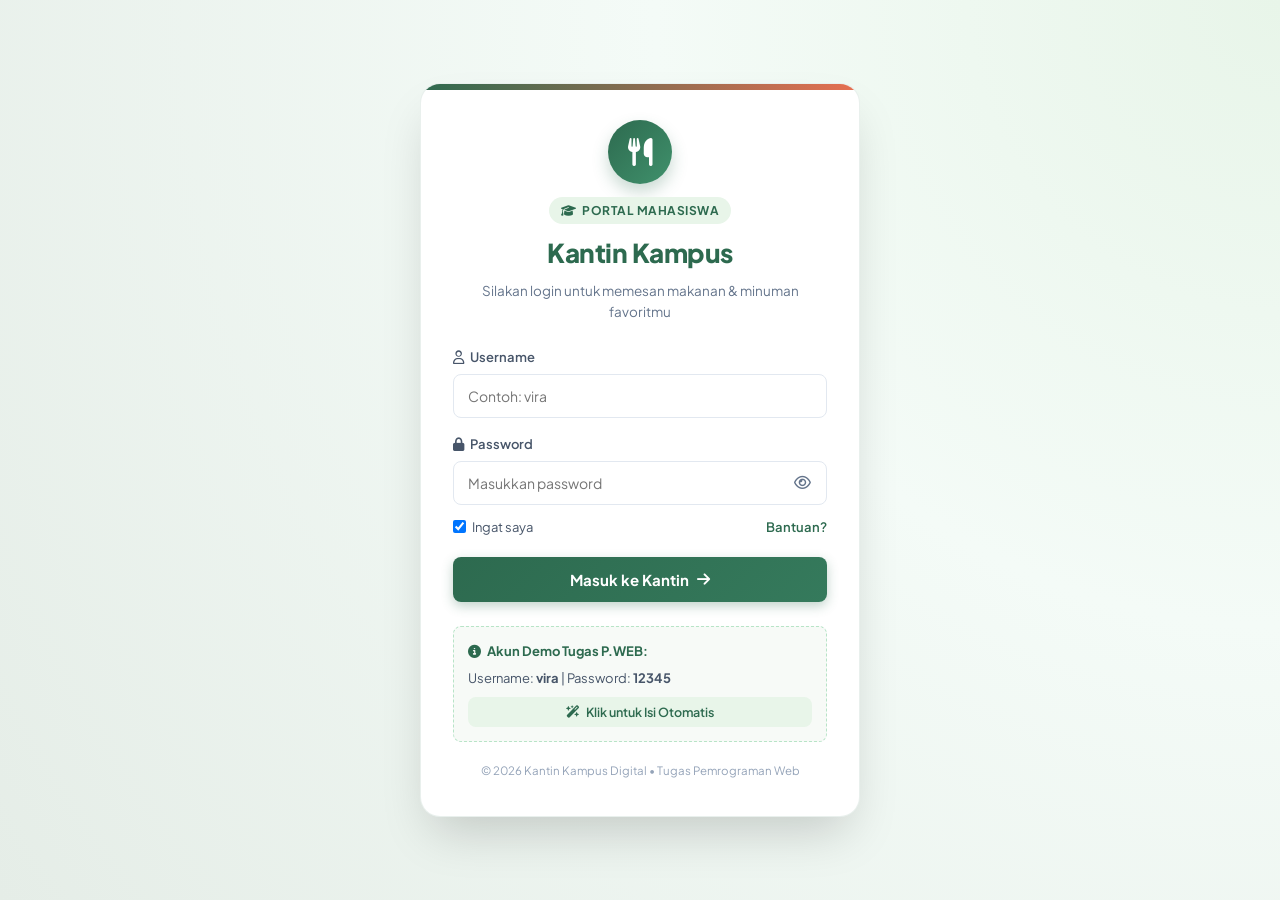
<file: index.html>
<!DOCTYPE html>
<html lang="id">
<head>
    <meta charset="UTF-8">
    <meta name="viewport" content="width=device-width, initial-scale=1.0">
    <title>Login - Kantin Kampus</title>
    <!-- Google Fonts -->
    <link rel="preconnect" href="https://fonts.googleapis.com">
    <link rel="preconnect" href="https://fonts.gstatic.com" crossorigin>
    <link href="https://fonts.googleapis.com/css2?family=Plus+Jakarta+Sans:wght@400;500;600;700;800&display=swap" rel="stylesheet">
    <!-- Font Awesome Icons -->
    <link rel="stylesheet" href="https://cdnjs.cloudflare.com/ajax/libs/font-awesome/6.5.1/css/all.min.css">
    <!-- CSS Stylesheet -->
    <link rel="stylesheet" href="style.css">
</head>

<body class="login-page">

    <div class="login-wrapper">
        <div class="login-card">
            
            <!-- Brand & Icon Header -->
            <div class="brand-header">
                <div class="brand-logo-circle">
                    <i class="fa-solid fa-utensils"></i>
                </div>
                <span class="campus-badge"><i class="fa-solid fa-graduation-cap"></i> Portal Mahasiswa</span>
                <h1>Kantin Kampus</h1>
                <p class="subtitle">Silakan login untuk memesan makanan & minuman favoritmu</p>
            </div>

            <!-- Pesan Notifikasi Alert (Dikelola via JS) -->
            <div id="loginAlert" class="alert-box" style="display: none;"></div>

            <!-- Form Login -->
            <form id="loginForm" class="auth-form" novalidate>
                
                <div class="form-group">
                    <label for="username">
                        <i class="fa-regular fa-user"></i> Username
                    </label>
                    <div class="input-wrapper">
                        <input 
                            type="text" 
                            id="username" 
                            name="username"
                            placeholder="Contoh: vira" 
                            autocomplete="username"
                            required>
                    </div>
                </div>

                <div class="form-group">
                    <label for="password">
                        <i class="fa-solid fa-lock"></i> Password
                    </label>
                    <div class="input-wrapper">
                        <input 
                            type="password" 
                            id="password" 
                            name="password"
                            placeholder="Masukkan password" 
                            autocomplete="current-password"
                            required>
                        <button type="button" id="togglePassword" class="btn-toggle-pwd" title="Lihat/Sembunyikan password" aria-label="Toggle password">
                            <i class="fa-regular fa-eye" id="eyeIcon"></i>
                        </button>
                    </div>
                </div>

                <div class="form-options">
                    <label class="remember-me">
                        <input type="checkbox" id="rememberMe" checked>
                        <span>Ingat saya</span>
                    </label>
                    <a href="javascript:void(0)" class="forgot-link" id="btnHelp">Bantuan?</a>
                </div>

                <button type="submit" class="btn-submit" id="btnLogin">
                    <span>Masuk ke Kantin</span>
                    <i class="fa-solid fa-arrow-right"></i>
                </button>

            </form>

            <!-- Quick Demo Credentials Box -->
            <div class="demo-card">
                <div class="demo-header">
                    <i class="fa-solid fa-circle-info"></i>
                    <span>Akun Demo Tugas P.WEB:</span>
                </div>
                <div class="demo-body">
                    <p>Username: <strong>vira</strong> | Password: <strong>12345</strong></p>
                    <button type="button" class="btn-quick-fill" id="btnQuickFill">
                        <i class="fa-solid fa-wand-magic-sparkles"></i> Klik untuk Isi Otomatis
                    </button>
                </div>
            </div>

            <!-- Footer Hak Cipta -->
            <footer class="login-footer">
                <p>&copy; 2026 Kantin Kampus Digital • Tugas Pemrograman Web</p>
            </footer>

        </div>
    </div>

    <!-- Script JS -->
    <script src="script.js"></script>

</body>
</html>
</file>
<file: style.css>
/* ==========================================================================
   KANTIN KAMPUS - MODERN STYLESHEET
   Mata Kuliah: Pemrograman Web (Semester 5)
   ========================================================================== */

/* 1. VARIABEL WARNA & TEMA GLOBAL */
:root {
    --primary: #2d6a4f;
    --primary-hover: #1b4332;
    --primary-light: #e8f5e9;
    --primary-border: #b7e4c7;
    
    --accent: #e76f51;
    --accent-hover: #d05335;
    --accent-light: #fef0ec;

    --warning: #f4a261;
    --warning-bg: #fff8f0;
    --success: #2a9d8f;
    --danger: #e63946;

    --bg-page: #f8faf9;
    --bg-card: #ffffff;
    --bg-surface: #f1f5f2;

    --text-primary: #1e293b;
    --text-secondary: #475569;
    --text-muted: #64748b;
    --text-light: #94a3b8;

    --border-color: #e2e8f0;
    --border-card: #eaf0eb;

    --radius-sm: 8px;
    --radius-md: 14px;
    --radius-lg: 20px;
    --radius-pill: 9999px;

    --shadow-xs: 0 1px 3px rgba(0, 0, 0, 0.05);
    --shadow-sm: 0 4px 6px -1px rgba(0, 0, 0, 0.05), 0 2px 4px -1px rgba(0, 0, 0, 0.03);
    --shadow-md: 0 10px 15px -3px rgba(0, 0, 0, 0.07), 0 4px 6px -2px rgba(0, 0, 0, 0.03);
    --shadow-lg: 0 20px 25px -5px rgba(0, 0, 0, 0.08), 0 10px 10px -5px rgba(0, 0, 0, 0.04);
    --shadow-xl: 0 25px 50px -12px rgba(0, 0, 0, 0.18);

    --transition: all 0.25s cubic-bezier(0.4, 0, 0.2, 1);
}

/* 2. RESET & DASAR */
* {
    margin: 0;
    padding: 0;
    box-sizing: border-box;
    font-family: 'Plus Jakarta Sans', system-ui, -apple-system, sans-serif;
}

body {
    background-color: var(--bg-page);
    color: var(--text-primary);
    line-height: 1.6;
    -webkit-font-smoothing: antialiased;
}

img {
    max-width: 100%;
    display: block;
}

button, input, select, textarea {
    font-family: inherit;
}

button {
    cursor: pointer;
    border: none;
    outline: none;
    transition: var(--transition);
}

a {
    color: var(--primary);
    text-decoration: none;
    transition: var(--transition);
}

/* ==========================================================================
   3. HALAMAN LOGIN (index.html)
   ========================================================================== */
.login-page {
    background: radial-gradient(circle at top right, #e8f5e9 0%, #f4fbf7 40%, #e5ede7 100%);
    min-height: 100vh;
    display: flex;
    justify-content: center;
    align-items: center;
    padding: 24px 16px;
}

.login-wrapper {
    width: 100%;
    max-width: 440px;
    margin: 0 auto;
}

.login-card {
    background: var(--bg-card);
    border-radius: var(--radius-lg);
    padding: 36px 32px;
    box-shadow: var(--shadow-xl);
    border: 1px solid rgba(45, 106, 79, 0.1);
    position: relative;
    overflow: hidden;
}

.login-card::before {
    content: '';
    position: absolute;
    top: 0;
    left: 0;
    right: 0;
    height: 6px;
    background: linear-gradient(90deg, var(--primary) 0%, var(--accent) 100%);
}

.brand-header {
    text-align: center;
    margin-bottom: 24px;
}

.brand-logo-circle {
    width: 64px;
    height: 64px;
    background: linear-gradient(135deg, var(--primary) 0%, #40916c 100%);
    color: white;
    font-size: 28px;
    border-radius: 50%;
    display: flex;
    align-items: center;
    justify-content: center;
    margin: 0 auto 12px;
    box-shadow: 0 8px 16px rgba(45, 106, 79, 0.25);
}

.campus-badge {
    display: inline-flex;
    align-items: center;
    gap: 6px;
    background: var(--primary-light);
    color: var(--primary);
    font-size: 12px;
    font-weight: 700;
    padding: 4px 12px;
    border-radius: var(--radius-pill);
    margin-bottom: 8px;
    text-transform: uppercase;
    letter-spacing: 0.5px;
}

.brand-header h1 {
    font-size: 26px;
    font-weight: 800;
    color: var(--primary);
    letter-spacing: -0.5px;
    margin-bottom: 6px;
}

.brand-header .subtitle {
    font-size: 13.5px;
    color: var(--text-muted);
}

/* Alert Box */
.alert-box {
    padding: 12px 14px;
    border-radius: var(--radius-sm);
    font-size: 13.5px;
    margin-bottom: 20px;
    display: flex;
    align-items: center;
    gap: 10px;
    animation: fadeIn 0.3s ease;
}

.alert-error {
    background-color: #fee2e2;
    border: 1px solid #fca5a5;
    color: #991b1b;
}

.alert-success {
    background-color: #dcfce7;
    border: 1px solid #86efac;
    color: #166534;
}

.shake-animation {
    animation: shake 0.4s ease-in-out;
}

@keyframes shake {
    0%, 100% { transform: translateX(0); }
    20%, 60% { transform: translateX(-6px); }
    40%, 80% { transform: translateX(6px); }
}

@keyframes fadeIn {
    from { opacity: 0; transform: translateY(-4px); }
    to { opacity: 1; transform: translateY(0); }
}

/* Form Styling */
.auth-form {
    display: flex;
    flex-direction: column;
    gap: 16px;
}

.form-group {
    display: flex;
    flex-direction: column;
    gap: 6px;
}

.form-group label {
    font-size: 13px;
    font-weight: 600;
    color: var(--text-secondary);
    display: flex;
    align-items: center;
    gap: 6px;
}

.input-wrapper {
    position: relative;
    display: flex;
    align-items: center;
}

.input-wrapper input {
    width: 100%;
    padding: 12px 14px;
    font-size: 14px;
    border: 1.5px solid var(--border-color);
    border-radius: var(--radius-sm);
    background-color: #ffffff;
    color: var(--text-primary);
    transition: var(--transition);
}

.input-wrapper input:focus {
    outline: none;
    border-color: var(--primary);
    box-shadow: 0 0 0 3px rgba(45, 106, 79, 0.15);
}

.btn-toggle-pwd {
    position: absolute;
    right: 12px;
    background: transparent;
    color: var(--text-muted);
    font-size: 15px;
    padding: 4px;
    display: flex;
    align-items: center;
    justify-content: center;
}

.btn-toggle-pwd:hover {
    color: var(--primary);
}

.form-options {
    display: flex;
    justify-content: space-between;
    align-items: center;
    font-size: 13px;
    margin-top: -4px;
}

.remember-me {
    display: flex;
    align-items: center;
    gap: 6px;
    color: var(--text-secondary);
    cursor: pointer;
}

.forgot-link {
    font-weight: 600;
    color: var(--primary);
}

.forgot-link:hover {
    text-decoration: underline;
}

/* Tombol Submit */
.btn-submit {
    background: linear-gradient(135deg, var(--primary) 0%, #357a5c 100%);
    color: white;
    font-weight: 700;
    font-size: 15px;
    padding: 13px 20px;
    border-radius: var(--radius-sm);
    display: flex;
    align-items: center;
    justify-content: center;
    gap: 8px;
    box-shadow: 0 4px 12px rgba(45, 106, 79, 0.3);
    margin-top: 4px;
}

.btn-submit:hover {
    background: linear-gradient(135deg, var(--primary-hover) 0%, #2d6a4f 100%);
    transform: translateY(-1px);
    box-shadow: 0 6px 16px rgba(45, 106, 79, 0.4);
}

.btn-submit:disabled {
    opacity: 0.7;
    cursor: not-allowed;
    transform: none;
}

/* Demo Card Box */
.demo-card {
    margin-top: 24px;
    background-color: #f7faf7;
    border: 1px dashed var(--primary-border);
    border-radius: var(--radius-sm);
    padding: 14px;
    font-size: 13px;
}

.demo-header {
    display: flex;
    align-items: center;
    gap: 6px;
    color: var(--primary);
    font-weight: 700;
    margin-bottom: 6px;
}

.demo-body p {
    color: var(--text-secondary);
    margin-bottom: 8px;
}

.btn-quick-fill {
    width: 100%;
    background-color: var(--primary-light);
    color: var(--primary);
    font-weight: 600;
    font-size: 12.5px;
    padding: 7px 12px;
    border-radius: var(--radius-sm);
    display: flex;
    align-items: center;
    justify-content: center;
    gap: 6px;
}

.btn-quick-fill:hover {
    background-color: #d1ebd6;
    color: var(--primary-hover);
}

.login-footer {
    text-align: center;
    margin-top: 20px;
    font-size: 11.5px;
    color: var(--text-light);
}

/* ==========================================================================
   4. HALAMAN MENU (detail.html) - TOP NAVBAR
   ========================================================================== */
.app-body {
    background-color: var(--bg-page);
    min-height: 100vh;
    display: flex;
    flex-direction: column;
}

.top-navbar {
    position: sticky;
    top: 0;
    z-index: 1000;
    background: rgba(255, 255, 255, 0.95);
    backdrop-filter: blur(12px);
    border-bottom: 1px solid var(--border-color);
    box-shadow: var(--shadow-xs);
}

.nav-container {
    max-width: 1240px;
    margin: 0 auto;
    padding: 12px 20px;
    display: flex;
    justify-content: space-between;
    align-items: center;
    gap: 16px;
}

.nav-brand {
    display: flex;
    align-items: center;
    gap: 12px;
}

.brand-icon {
    width: 42px;
    height: 42px;
    background: linear-gradient(135deg, var(--primary) 0%, #40916c 100%);
    color: white;
    font-size: 20px;
    border-radius: var(--radius-md);
    display: flex;
    align-items: center;
    justify-content: center;
    box-shadow: 0 4px 10px rgba(45, 106, 79, 0.2);
}

.brand-text h1 {
    font-size: 19px;
    font-weight: 800;
    color: var(--primary);
    line-height: 1.2;
}

.brand-tagline {
    font-size: 11px;
    color: var(--text-muted);
    font-weight: 500;
    letter-spacing: 0.3px;
}

.nav-actions {
    display: flex;
    align-items: center;
    gap: 12px;
}

/* User Profile Badge */
.user-profile-badge {
    display: flex;
    align-items: center;
    gap: 8px;
    background-color: var(--bg-surface);
    padding: 6px 14px;
    border-radius: var(--radius-pill);
    border: 1px solid var(--border-color);
}

.user-avatar {
    font-size: 18px;
}

.user-info {
    display: flex;
    flex-direction: column;
    line-height: 1.1;
}

.user-greeting-label {
    font-size: 10px;
    color: var(--text-muted);
}

.user-name {
    font-size: 12.5px;
    font-weight: 700;
    color: var(--text-primary);
}

/* Tombol Keranjang */
.btn-cart {
    background-color: var(--primary-light);
    color: var(--primary);
    font-weight: 700;
    font-size: 13.5px;
    padding: 8px 16px;
    border-radius: var(--radius-pill);
    display: flex;
    align-items: center;
    gap: 8px;
    position: relative;
    border: 1.5px solid var(--primary-border);
}

.btn-cart:hover {
    background-color: #d4eed9;
    transform: translateY(-1px);
}

.cart-badge {
    background-color: var(--accent);
    color: white;
    font-size: 11px;
    font-weight: 800;
    min-width: 20px;
    height: 20px;
    padding: 0 6px;
    border-radius: var(--radius-pill);
    display: flex;
    align-items: center;
    justify-content: center;
}

.badge-pulse {
    animation: pulse 0.4s ease;
}

@keyframes pulse {
    0% { transform: scale(1); }
    50% { transform: scale(1.35); }
    100% { transform: scale(1); }
}

/* Tombol Logout */
.btn-logout {
    background-color: transparent;
    color: var(--text-muted);
    font-size: 13.5px;
    font-weight: 600;
    padding: 8px 12px;
    border-radius: var(--radius-pill);
    display: flex;
    align-items: center;
    gap: 6px;
}

.btn-logout:hover {
    background-color: #fee2e2;
    color: var(--danger);
}

/* ==========================================================================
   5. HERO BANNER
   ========================================================================== */
.hero-banner {
    background: linear-gradient(135deg, #1b4332 0%, #2d6a4f 55%, #40916c 100%);
    color: white;
    padding: 38px 20px 42px;
    position: relative;
    overflow: hidden;
}

.hero-banner::after {
    content: '';
    position: absolute;
    right: -60px;
    bottom: -60px;
    width: 240px;
    height: 240px;
    background: radial-gradient(circle, rgba(255,255,255,0.1) 0%, transparent 70%);
    border-radius: 50%;
}

.hero-content {
    max-width: 1240px;
    margin: 0 auto;
    display: flex;
    justify-content: space-between;
    align-items: center;
    gap: 32px;
    flex-wrap: wrap;
}

.hero-text {
    flex: 1;
    min-width: 300px;
}

.badge-pill {
    display: inline-flex;
    align-items: center;
    gap: 6px;
    background: rgba(255, 255, 255, 0.2);
    backdrop-filter: blur(8px);
    color: #ffdda1;
    font-size: 12px;
    font-weight: 700;
    padding: 4px 12px;
    border-radius: var(--radius-pill);
    margin-bottom: 12px;
}

.hero-text h2 {
    font-size: 32px;
    font-weight: 800;
    letter-spacing: -0.5px;
    line-height: 1.25;
    margin-bottom: 10px;
}

.hero-text p {
    font-size: 15px;
    color: #d8f3dc;
    max-width: 600px;
    margin-bottom: 16px;
}

.hero-meta {
    display: flex;
    flex-wrap: wrap;
    gap: 16px;
    font-size: 12.5px;
    color: #b7e4c7;
}

.meta-item {
    display: inline-flex;
    align-items: center;
    gap: 6px;
}

/* Search Box Card */
.search-box-card {
    width: 380px;
    max-width: 100%;
}

.search-input-group {
    background: white;
    border-radius: var(--radius-pill);
    padding: 6px 16px;
    display: flex;
    align-items: center;
    gap: 10px;
    box-shadow: 0 10px 25px rgba(0, 0, 0, 0.2);
    border: 2px solid transparent;
    transition: var(--transition);
}

.search-input-group:focus-within {
    border-color: #ffd166;
    box-shadow: 0 10px 30px rgba(0, 0, 0, 0.3);
}

.search-icon {
    color: var(--text-muted);
    font-size: 16px;
}

.search-input-group input {
    flex: 1;
    border: none;
    outline: none;
    font-size: 14px;
    padding: 8px 0;
    color: var(--text-primary);
}

.btn-clear-search {
    background: #e2e8f0;
    color: var(--text-muted);
    width: 22px;
    height: 22px;
    border-radius: 50%;
    display: flex;
    align-items: center;
    justify-content: center;
    font-size: 11px;
}

.btn-clear-search:hover {
    background: #cbd5e1;
    color: var(--text-primary);
}

/* ==========================================================================
   6. TOOLBAR SECTION (SUMBER DATA & SORT)
   ========================================================================== */
.toolbar-section {
    background-color: var(--bg-card);
    border-bottom: 1px solid var(--border-color);
    box-shadow: var(--shadow-xs);
}

.toolbar-container {
    max-width: 1240px;
    margin: 0 auto;
    padding: 12px 20px;
    display: flex;
    justify-content: space-between;
    align-items: center;
    flex-wrap: wrap;
    gap: 14px;
}

.data-source-selector {
    display: flex;
    align-items: center;
    gap: 10px;
    flex-wrap: wrap;
}

.source-label {
    font-size: 13px;
    font-weight: 700;
    color: var(--text-secondary);
}

.source-buttons {
    display: flex;
    background: var(--bg-surface);
    padding: 4px;
    border-radius: var(--radius-pill);
    border: 1px solid var(--border-color);
}

.btn-source {
    padding: 6px 14px;
    border-radius: var(--radius-pill);
    font-size: 12.5px;
    font-weight: 600;
    background: transparent;
    color: var(--text-muted);
}

.btn-source.active {
    background-color: var(--primary);
    color: white;
    box-shadow: var(--shadow-xs);
}

.sort-wrapper {
    display: flex;
    align-items: center;
    gap: 8px;
    font-size: 13px;
    color: var(--text-secondary);
}

.sort-select {
    padding: 7px 12px;
    border: 1.5px solid var(--border-color);
    border-radius: var(--radius-sm);
    font-size: 13px;
    background-color: white;
    color: var(--text-primary);
    outline: none;
    cursor: pointer;
    transition: var(--transition);
}

.sort-select:focus {
    border-color: var(--primary);
}

/* ==========================================================================
   7. MAIN LAYOUT (SIDEBAR & CONTENT)
   ========================================================================== */
.layout-container {
    max-width: 1240px;
    margin: 24px auto;
    padding: 0 20px;
    display: flex;
    gap: 28px;
    align-items: flex-start;
    flex: 1;
    width: 100%;
}

/* SIDEBAR */
.sidebar {
    width: 250px;
    flex-shrink: 0;
    display: flex;
    flex-direction: column;
    gap: 18px;
    position: sticky;
    top: 80px;
}

.sidebar-card {
    background: var(--bg-card);
    border-radius: var(--radius-md);
    padding: 18px;
    border: 1px solid var(--border-card);
    box-shadow: var(--shadow-sm);
}

.sidebar-header h3 {
    font-size: 14.5px;
    font-weight: 800;
    color: var(--primary);
    margin-bottom: 12px;
    display: flex;
    align-items: center;
    gap: 8px;
    text-transform: uppercase;
    letter-spacing: 0.5px;
}

.category-list {
    display: flex;
    flex-direction: column;
    gap: 6px;
}

.cat-btn {
    width: 100%;
    padding: 10px 14px;
    border-radius: var(--radius-sm);
    background: transparent;
    color: var(--text-secondary);
    font-weight: 600;
    font-size: 14px;
    display: flex;
    align-items: center;
    justify-content: space-between;
    transition: var(--transition);
}

.cat-btn:hover {
    background-color: var(--bg-surface);
    color: var(--primary);
}

.cat-btn.active {
    background-color: var(--primary-light);
    color: var(--primary);
    font-weight: 700;
}

.cat-icon {
    margin-right: 8px;
    font-size: 16px;
}

.cat-label {
    flex: 1;
    text-align: left;
}

.cat-badge {
    background-color: rgba(0, 0, 0, 0.06);
    color: inherit;
    font-size: 11px;
    font-weight: 700;
    padding: 2px 8px;
    border-radius: var(--radius-pill);
}

.cat-btn.active .cat-badge {
    background-color: var(--primary);
    color: white;
}

/* Info Cards Sidebar */
.info-card, .help-card {
    background: var(--bg-card);
    border-radius: var(--radius-md);
    padding: 16px;
    border: 1px solid var(--border-card);
    box-shadow: var(--shadow-xs);
    font-size: 12.5px;
}

.info-card h4 {
    font-size: 13px;
    color: var(--primary);
    margin-bottom: 6px;
    display: flex;
    align-items: center;
    gap: 6px;
}

.info-card p {
    color: var(--text-muted);
    margin-bottom: 10px;
    line-height: 1.5;
}

.payment-badges {
    display: flex;
    gap: 6px;
    flex-wrap: wrap;
}

.pay-badge {
    background: var(--bg-surface);
    border: 1px solid var(--border-color);
    padding: 3px 8px;
    border-radius: 4px;
    font-size: 10.5px;
    font-weight: 700;
    color: var(--text-secondary);
}

.help-card {
    display: flex;
    gap: 12px;
    align-items: center;
    background: #fdfbf7;
    border-color: #fae7cb;
}

.help-icon {
    font-size: 24px;
    color: var(--accent);
}

.help-text h5 {
    font-size: 13px;
    color: var(--text-primary);
}

.help-text p {
    font-size: 11.5px;
    color: var(--text-muted);
}

/* ==========================================================================
   8. CONTENT AREA & MENU GRID
   ========================================================================== */
.content-area {
    flex: 1;
    min-width: 0;
}

.content-header {
    display: flex;
    justify-content: space-between;
    align-items: flex-end;
    margin-bottom: 20px;
    flex-wrap: wrap;
    gap: 12px;
}

.content-header h2 {
    font-size: 22px;
    font-weight: 800;
    color: var(--text-primary);
    letter-spacing: -0.3px;
    line-height: 1.2;
}

.section-subtitle {
    font-size: 13.5px;
    color: var(--text-muted);
    margin-top: 4px;
}

.menu-count-badge {
    background-color: var(--bg-surface);
    color: var(--text-secondary);
    font-size: 12.5px;
    font-weight: 600;
    padding: 5px 12px;
    border-radius: var(--radius-pill);
    border: 1px solid var(--border-color);
}

/* Grid Menu */
.menu-grid {
    display: grid;
    grid-template-columns: repeat(auto-fill, minmax(260px, 1fr));
    gap: 22px;
}

/* Menu Card */
.menu-card {
    background: var(--bg-card);
    border-radius: var(--radius-md);
    overflow: hidden;
    border: 1px solid var(--border-card);
    box-shadow: var(--shadow-sm);
    display: flex;
    flex-direction: column;
    transition: var(--transition);
}

.menu-card:hover {
    transform: translateY(-5px);
    box-shadow: var(--shadow-lg);
    border-color: var(--primary-border);
}

.card-media {
    position: relative;
    width: 100%;
    height: 180px;
    background-color: #e5ede7;
    overflow: hidden;
}

.card-media img {
    width: 100%;
    height: 100%;
    object-fit: cover;
    transition: transform 0.4s ease;
}

.menu-card:hover .card-media img {
    transform: scale(1.05);
}

.badge-category {
    position: absolute;
    top: 10px;
    left: 10px;
    background: rgba(255, 255, 255, 0.92);
    backdrop-filter: blur(4px);
    color: var(--text-primary);
    font-size: 11px;
    font-weight: 700;
    padding: 4px 10px;
    border-radius: var(--radius-pill);
    box-shadow: var(--shadow-xs);
}

.badge-cuisine {
    position: absolute;
    top: 10px;
    right: 10px;
    background: rgba(45, 106, 79, 0.9);
    backdrop-filter: blur(4px);
    color: white;
    font-size: 11px;
    font-weight: 600;
    padding: 4px 8px;
    border-radius: var(--radius-pill);
}

.card-body {
    padding: 16px;
    display: flex;
    flex-direction: column;
    flex: 1;
}

.card-header-meta {
    display: flex;
    justify-content: space-between;
    align-items: center;
    margin-bottom: 8px;
    font-size: 12px;
}

.rating-pill {
    color: #e67e22;
    font-weight: 700;
    display: flex;
    align-items: center;
    gap: 4px;
}

.rating-pill small {
    color: var(--text-muted);
    font-weight: 500;
}

.prep-pill {
    color: var(--text-muted);
    display: flex;
    align-items: center;
    gap: 4px;
}

.card-title {
    font-size: 16.5px;
    font-weight: 700;
    color: var(--text-primary);
    margin-bottom: 6px;
    line-height: 1.35;
    display: -webkit-box;
    -webkit-line-clamp: 1;
    -webkit-box-orient: vertical;
    overflow: hidden;
}

.card-desc {
    font-size: 13px;
    color: var(--text-muted);
    line-height: 1.5;
    margin-bottom: 14px;
    display: -webkit-box;
    -webkit-line-clamp: 2;
    -webkit-box-orient: vertical;
    overflow: hidden;
    flex: 1;
}

.card-price-row {
    margin-bottom: 14px;
    padding-top: 10px;
    border-top: 1px dashed var(--border-color);
}

.price-box {
    display: flex;
    align-items: baseline;
    justify-content: space-between;
}

.price-label {
    font-size: 11.5px;
    color: var(--text-muted);
}

.price-val {
    font-size: 17px;
    font-weight: 800;
    color: var(--primary);
}

.card-actions {
    display: grid;
    grid-template-columns: 1fr 1.3fr;
    gap: 8px;
}

.btn-card-detail {
    background: var(--bg-surface);
    color: var(--text-secondary);
    font-size: 12.5px;
    font-weight: 600;
    padding: 8px 10px;
    border-radius: var(--radius-sm);
    display: flex;
    align-items: center;
    justify-content: center;
    gap: 5px;
    border: 1px solid var(--border-color);
}

.btn-card-detail:hover {
    background: #e2e8f0;
    color: var(--text-primary);
}

.btn-card-add {
    background: var(--primary);
    color: white;
    font-size: 12.5px;
    font-weight: 700;
    padding: 8px 12px;
    border-radius: var(--radius-sm);
    display: flex;
    align-items: center;
    justify-content: center;
    gap: 6px;
    box-shadow: 0 2px 6px rgba(45, 106, 79, 0.25);
}

.btn-card-add:hover {
    background: var(--primary-hover);
    box-shadow: 0 4px 10px rgba(45, 106, 79, 0.35);
}

/* Loading & Empty State */
.loading-state, .empty-state {
    grid-column: 1 / -1;
    text-align: center;
    padding: 50px 20px;
    background: var(--bg-card);
    border-radius: var(--radius-md);
    border: 1px dashed var(--border-color);
}

.spinner {
    width: 44px;
    height: 44px;
    border: 4px solid var(--primary-light);
    border-top: 4px solid var(--primary);
    border-radius: 50%;
    animation: spin 0.8s linear infinite;
    margin: 0 auto 16px;
}

@keyframes spin {
    0% { transform: rotate(0deg); }
    100% { transform: rotate(360deg); }
}

.empty-icon {
    font-size: 48px;
    color: var(--text-light);
    margin-bottom: 12px;
}

.empty-state h3 {
    font-size: 18px;
    color: var(--text-primary);
    margin-bottom: 6px;
}

.empty-state p {
    font-size: 13.5px;
    color: var(--text-muted);
    max-width: 420px;
    margin: 0 auto 16px;
}

/* ==========================================================================
   9. MODAL POPUPS (DETAIL & KERANJANG)
   ========================================================================== */
.modal-backdrop {
    position: fixed;
    top: 0;
    left: 0;
    right: 0;
    bottom: 0;
    background-color: rgba(15, 23, 42, 0.6);
    backdrop-filter: blur(5px);
    z-index: 2000;
    display: flex;
    align-items: center;
    justify-content: center;
    padding: 20px;
    animation: fadeIn 0.2s ease;
}

.modal-dialog {
    background: var(--bg-card);
    border-radius: var(--radius-lg);
    max-width: 650px;
    width: 100%;
    max-height: 90vh;
    overflow-y: auto;
    position: relative;
    box-shadow: var(--shadow-xl);
    animation: zoomIn 0.25s cubic-bezier(0.16, 1, 0.3, 1);
}

@keyframes zoomIn {
    from { opacity: 0; transform: scale(0.94); }
    to { opacity: 1; transform: scale(1); }
}

.modal-close {
    position: absolute;
    top: 14px;
    right: 14px;
    width: 34px;
    height: 34px;
    background: rgba(255, 255, 255, 0.9);
    border-radius: 50%;
    display: flex;
    align-items: center;
    justify-content: center;
    color: var(--text-secondary);
    font-size: 16px;
    z-index: 10;
    box-shadow: var(--shadow-sm);
}

.modal-close:hover {
    background: #e2e8f0;
    color: var(--text-primary);
}

/* Detail Modal Layout */
.detail-modal-layout {
    display: flex;
    flex-direction: column;
}

.detail-modal-img {
    position: relative;
    height: 240px;
    background: #e5ede7;
}

.detail-modal-img img {
    width: 100%;
    height: 100%;
    object-fit: cover;
}

.detail-badge-cat {
    position: absolute;
    bottom: 14px;
    left: 14px;
    background: var(--primary);
    color: white;
    font-size: 12px;
    font-weight: 700;
    padding: 5px 12px;
    border-radius: var(--radius-pill);
}

.detail-modal-info {
    padding: 24px;
}

.detail-header-meta {
    display: flex;
    align-items: center;
    gap: 12px;
    margin-bottom: 8px;
}

.detail-modal-info h2 {
    font-size: 24px;
    font-weight: 800;
    color: var(--text-primary);
    line-height: 1.3;
    margin-bottom: 10px;
}

.detail-modal-desc {
    font-size: 14px;
    color: var(--text-secondary);
    line-height: 1.6;
    margin-bottom: 18px;
}

.detail-specs-grid {
    display: grid;
    grid-template-columns: repeat(3, 1fr);
    gap: 10px;
    margin-bottom: 20px;
}

.spec-box {
    background: var(--bg-surface);
    border: 1px solid var(--border-color);
    padding: 10px;
    border-radius: var(--radius-sm);
    text-align: center;
}

.spec-box i {
    color: var(--primary);
    font-size: 16px;
    margin-bottom: 4px;
}

.spec-box span {
    display: block;
    font-size: 11px;
    color: var(--text-muted);
}

.spec-box strong {
    font-size: 13px;
    color: var(--text-primary);
}

.detail-ingredients {
    margin-bottom: 24px;
}

.detail-ingredients h4 {
    font-size: 14px;
    font-weight: 700;
    color: var(--primary);
    margin-bottom: 10px;
    display: flex;
    align-items: center;
    gap: 8px;
}

.ingredients-list {
    list-style: none;
    display: grid;
    grid-template-columns: repeat(auto-fill, minmax(180px, 1fr));
    gap: 8px;
}

.ingredients-list li {
    font-size: 13px;
    color: var(--text-secondary);
    display: flex;
    align-items: center;
    gap: 8px;
    background: #fdfdfd;
    border: 1px solid var(--border-card);
    padding: 6px 10px;
    border-radius: var(--radius-sm);
}

.ingredients-list li i {
    color: var(--success);
    font-size: 11px;
}

.detail-modal-footer {
    display: flex;
    justify-content: space-between;
    align-items: center;
    padding-top: 16px;
    border-top: 1px solid var(--border-color);
    gap: 16px;
}

.detail-price-box span {
    font-size: 12px;
    color: var(--text-muted);
}

.detail-price {
    font-size: 24px;
    font-weight: 800;
    color: var(--primary);
    display: block;
}

.btn-modal-order {
    flex: 1;
    max-width: 240px;
    margin-top: 0;
}

/* Modal Keranjang Belanja */
.modal-dialog-cart {
    max-width: 520px;
    display: flex;
    flex-direction: column;
}

.modal-header {
    padding: 18px 22px;
    border-bottom: 1px solid var(--border-color);
    display: flex;
    align-items: center;
    justify-content: space-between;
}

.modal-header h3 {
    font-size: 17px;
    font-weight: 800;
    color: var(--primary);
    display: flex;
    align-items: center;
    gap: 8px;
}

.cart-body {
    padding: 20px;
    max-height: 60vh;
    overflow-y: auto;
}

.cart-items-container {
    display: flex;
    flex-direction: column;
    gap: 12px;
    margin-bottom: 18px;
}

.cart-item-row {
    display: flex;
    align-items: center;
    gap: 12px;
    padding-bottom: 12px;
    border-bottom: 1px solid var(--border-card);
}

.cart-thumb {
    width: 54px;
    height: 54px;
    border-radius: var(--radius-sm);
    object-fit: cover;
    flex-shrink: 0;
}

.cart-item-info {
    flex: 1;
    min-width: 0;
}

.cart-item-info h5 {
    font-size: 13.5px;
    font-weight: 700;
    color: var(--text-primary);
    line-height: 1.25;
    margin-bottom: 2px;
}

.cart-item-price {
    font-size: 12.5px;
    color: var(--primary);
    font-weight: 600;
}

.cart-qty-control {
    display: flex;
    align-items: center;
    background: var(--bg-surface);
    border-radius: var(--radius-pill);
    padding: 2px 4px;
    border: 1px solid var(--border-color);
}

.btn-qty {
    width: 26px;
    height: 26px;
    background: white;
    border-radius: 50%;
    display: flex;
    align-items: center;
    justify-content: center;
    font-size: 10px;
    color: var(--text-secondary);
    box-shadow: var(--shadow-xs);
}

.btn-qty:hover {
    background: var(--primary-light);
    color: var(--primary);
}

.qty-number {
    font-size: 13px;
    font-weight: 700;
    padding: 0 8px;
    min-width: 24px;
    text-align: center;
}

.cart-item-subtotal {
    font-size: 13.5px;
    font-weight: 800;
    color: var(--text-primary);
    min-width: 75px;
    text-align: right;
}

.btn-remove-item {
    background: transparent;
    color: var(--text-light);
    font-size: 14px;
    padding: 6px;
}

.btn-remove-item:hover {
    color: var(--danger);
}

/* Empty Cart View */
.empty-cart-view {
    text-align: center;
    padding: 30px 10px;
}

.empty-cart-icon {
    font-size: 42px;
    color: var(--text-light);
    margin-bottom: 8px;
}

.empty-cart-view h4 {
    font-size: 15px;
    color: var(--text-secondary);
    margin-bottom: 4px;
}

.empty-cart-view p {
    font-size: 12.5px;
    color: var(--text-muted);
}

.order-notes-wrapper {
    margin-bottom: 16px;
}

.order-notes-wrapper label {
    font-size: 12.5px;
    font-weight: 600;
    color: var(--text-secondary);
    display: block;
    margin-bottom: 6px;
}

.order-notes-wrapper textarea {
    width: 100%;
    padding: 10px;
    font-size: 13px;
    border: 1.5px solid var(--border-color);
    border-radius: var(--radius-sm);
    resize: none;
    outline: none;
}

.order-notes-wrapper textarea:focus {
    border-color: var(--primary);
}

.cart-summary {
    background: var(--bg-surface);
    border-radius: var(--radius-sm);
    padding: 14px;
    font-size: 13px;
}

.summary-row {
    display: flex;
    justify-content: space-between;
    margin-bottom: 6px;
    color: var(--text-secondary);
}

.text-free {
    color: var(--success);
    font-weight: 700;
}

.summary-divider {
    height: 1px;
    background: var(--border-color);
    margin: 10px 0;
}

.total-row {
    font-size: 15px;
    font-weight: 800;
    color: var(--text-primary);
    margin-bottom: 0;
}

.total-price {
    color: var(--primary);
    font-size: 18px;
}

.cart-footer {
    padding: 16px 22px;
    border-top: 1px solid var(--border-color);
    display: flex;
    justify-content: space-between;
    gap: 12px;
    background: #fafafa;
    border-radius: 0 0 var(--radius-lg) var(--radius-lg);
}

.btn-clear-cart {
    background: white;
    color: var(--text-muted);
    font-size: 13px;
    font-weight: 600;
    padding: 10px 16px;
    border-radius: var(--radius-sm);
    border: 1px solid var(--border-color);
    display: flex;
    align-items: center;
    gap: 6px;
}

.btn-clear-cart:hover:not(:disabled) {
    background: #fee2e2;
    color: var(--danger);
    border-color: #fca5a5;
}

.btn-checkout {
    flex: 1;
    background: linear-gradient(135deg, var(--accent) 0%, #d85739 100%);
    color: white;
    font-size: 14px;
    font-weight: 700;
    padding: 10px 20px;
    border-radius: var(--radius-sm);
    display: flex;
    align-items: center;
    justify-content: center;
    gap: 8px;
    box-shadow: 0 4px 10px rgba(231, 111, 81, 0.3);
}

.btn-checkout:hover:not(:disabled) {
    background: linear-gradient(135deg, var(--accent-hover) 0%, #c44627 100%);
}

.btn-clear-cart:disabled, .btn-checkout:disabled {
    opacity: 0.5;
    cursor: not-allowed;
}

/* Modal Struk Digital */
.modal-receipt-dialog {
    max-width: 440px;
    padding: 24px;
}

.receipt-header {
    text-align: center;
    margin-bottom: 18px;
}

.receipt-check-icon {
    width: 52px;
    height: 52px;
    background: #dcfce7;
    color: #166534;
    font-size: 24px;
    border-radius: 50%;
    display: flex;
    align-items: center;
    justify-content: center;
    margin: 0 auto 10px;
}

.receipt-header h3 {
    font-size: 20px;
    font-weight: 800;
    color: var(--primary);
    margin-bottom: 4px;
}

.receipt-header p {
    font-size: 12.5px;
    color: var(--text-muted);
}

.receipt-body {
    background: #fdfdfb;
    border: 1px dashed #cbd5e1;
    border-radius: var(--radius-sm);
    padding: 16px;
    font-size: 13px;
    margin-bottom: 20px;
}

.receipt-box-info {
    display: flex;
    flex-direction: column;
    gap: 4px;
}

.receipt-row {
    display: flex;
    justify-content: space-between;
}

.badge-status-ready {
    background: #fef3c7;
    color: #92400e;
    font-size: 11px;
    font-weight: 700;
    padding: 2px 8px;
    border-radius: 4px;
}

.receipt-divider {
    height: 1px;
    border-top: 1px dashed #cbd5e1;
    margin: 12px 0;
}

.receipt-menu-list {
    display: flex;
    flex-direction: column;
    gap: 6px;
    max-height: 140px;
    overflow-y: auto;
    padding-right: 4px;
}

.receipt-item-row {
    display: flex;
    justify-content: space-between;
    font-size: 12.5px;
}

.receipt-total-row {
    display: flex;
    justify-content: space-between;
    align-items: center;
    font-size: 15px;
}

.receipt-total-row strong {
    font-size: 18px;
    color: var(--primary);
}

/* ==========================================================================
   10. TOAST NOTIFIKASI
   ========================================================================== */
.toast-container {
    position: fixed;
    bottom: 24px;
    right: 24px;
    z-index: 9999;
    display: flex;
    flex-direction: column;
    gap: 10px;
    pointer-events: none;
}

.toast-item {
    pointer-events: auto;
    background: white;
    border-radius: var(--radius-md);
    padding: 12px 18px;
    display: flex;
    align-items: center;
    gap: 12px;
    box-shadow: var(--shadow-lg);
    border: 1px solid var(--border-color);
    font-size: 13.5px;
    font-weight: 600;
    max-width: 360px;
    animation: slideUp 0.3s cubic-bezier(0.16, 1, 0.3, 1);
}

.toast-item.fade-out {
    opacity: 0;
    transform: translateY(10px);
    transition: all 0.3s ease;
}

.toast-icon {
    font-size: 18px;
}

.toast-success {
    border-left: 5px solid var(--success);
}
.toast-success .toast-icon {
    color: var(--success);
}

.toast-warning {
    border-left: 5px solid var(--warning);
}
.toast-warning .toast-icon {
    color: var(--warning);
}

.toast-info {
    border-left: 5px solid #3b82f6;
}
.toast-info .toast-icon {
    color: #3b82f6;
}

@keyframes slideUp {
    from { opacity: 0; transform: translateY(20px); }
    to { opacity: 1; transform: translateY(0); }
}

/* ==========================================================================
   11. FOOTER
   ========================================================================== */
.app-footer {
    background-color: #172b22;
    color: #a7c5b5;
    padding: 32px 20px 24px;
    margin-top: 40px;
}

.footer-container {
    max-width: 1240px;
    margin: 0 auto;
}

.footer-brand {
    margin-bottom: 20px;
}

.footer-logo {
    color: white;
    font-size: 18px;
    font-weight: 800;
    display: flex;
    align-items: center;
    gap: 8px;
    margin-bottom: 8px;
}

.footer-brand p {
    font-size: 13px;
    max-width: 500px;
    line-height: 1.6;
}

.footer-bottom {
    padding-top: 20px;
    border-top: 1px solid rgba(255, 255, 255, 0.1);
    font-size: 12px;
    color: #82a393;
    text-align: center;
}

/* ==========================================================================
   12. RESPONSIVE DESIGN (MEDIA QUERIES)
   ========================================================================== */
@media (max-width: 992px) {
    .layout-container {
        flex-direction: column;
        gap: 20px;
    }

    .sidebar {
        width: 100%;
        position: static;
    }

    .category-list {
        flex-direction: row;
        overflow-x: auto;
        padding-bottom: 4px;
    }

    .cat-btn {
        width: auto;
        white-space: nowrap;
    }

    .info-card, .help-card {
        display: none; /* Sembunyikan widget samping di tablet/mobile agar ringkas */
    }

    .detail-modal-layout {
        flex-direction: column;
    }
}

@media (max-width: 768px) {
    .hero-content {
        flex-direction: column;
        align-items: flex-start;
    }

    .hero-text h2 {
        font-size: 26px;
    }

    .search-box-card {
        width: 100%;
    }

    .toolbar-container {
        flex-direction: column;
        align-items: flex-start;
    }

    .menu-grid {
        grid-template-columns: repeat(auto-fill, minmax(210px, 1fr));
        gap: 16px;
    }

    .nav-brand .brand-tagline {
        display: none;
    }

    .user-info {
        display: none;
    }

    .cart-text, .logout-text {
        display: none;
    }

    .btn-cart, .btn-logout {
        padding: 8px 12px;
    }
}

@media (max-width: 480px) {
    .menu-grid {
        grid-template-columns: 1fr;
    }

    .login-card {
        padding: 28px 20px;
    }

    .detail-specs-grid {
        grid-template-columns: 1fr;
    }

    .detail-modal-footer {
        flex-direction: column;
        align-items: stretch;
    }

    .btn-modal-order {
        max-width: 100%;
    }
}
</file>
